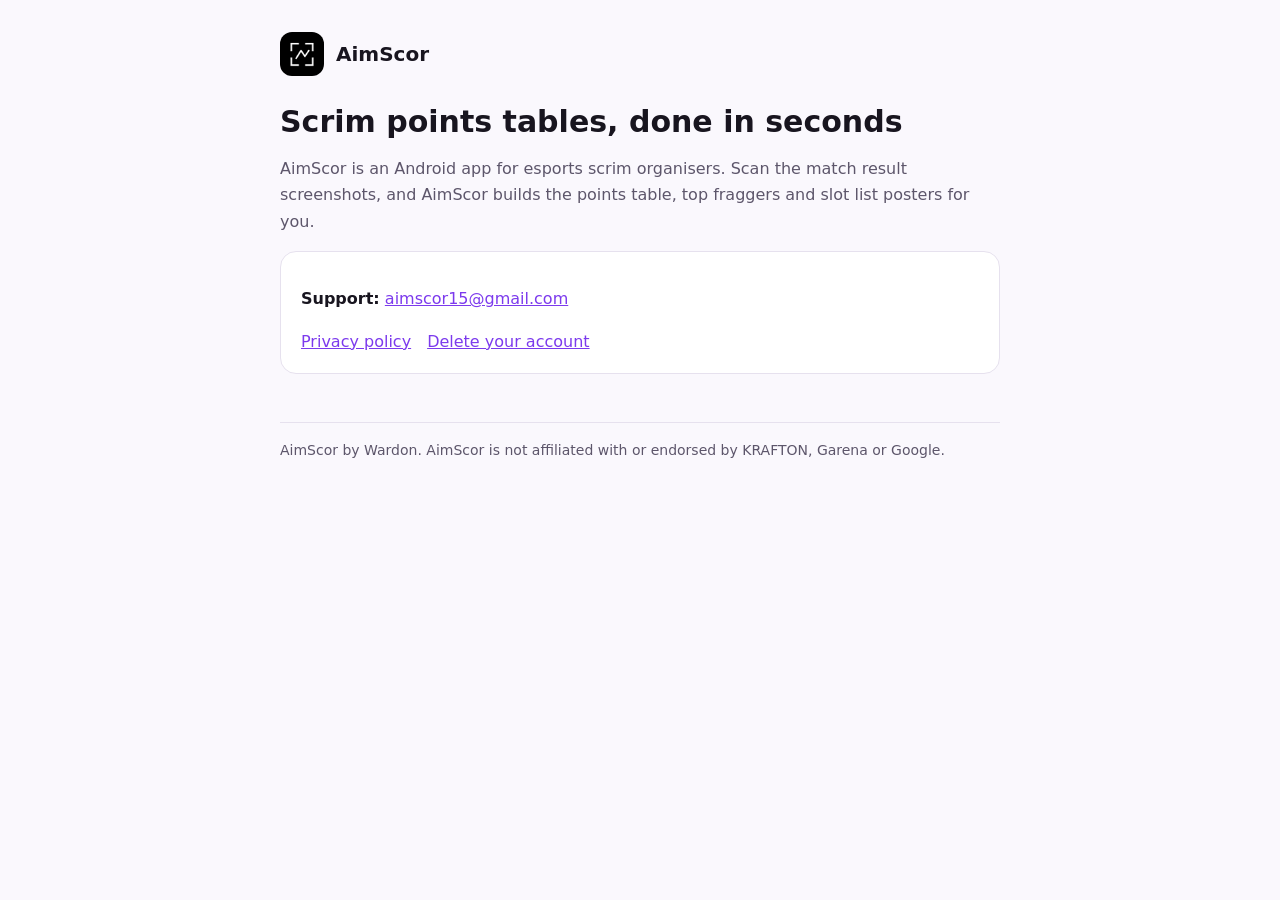
<file: index.html>
<!doctype html>
<html lang="en"><head><meta charset="utf-8"><meta name="viewport" content="width=device-width,initial-scale=1">
<title>AimScor</title><meta name="description" content="AimScor: scrim points tables for BGMI and Free Fire organisers.">
<link rel="icon" href="icon.png"><link rel="stylesheet" href="style.css"></head>
<body><main>
<header><img src="icon.png" alt=""><a href="./">AimScor</a></header>
<h1>Scrim points tables, done in seconds</h1>
<p>AimScor is an Android app for esports scrim organisers. Scan the match result screenshots, and AimScor builds the points table, top fraggers and slot list posters for you.</p>
<div class="card">
<p><strong>Support:</strong> <a href="mailto:aimscor15@gmail.com">aimscor15@gmail.com</a></p>
<nav><a href="privacy.html">Privacy policy</a><a href="delete-account.html">Delete your account</a></nav>
</div>
<footer>AimScor by Wardon. AimScor is not affiliated with or endorsed by KRAFTON, Garena or Google.</footer>
</main></body></html>
</file>
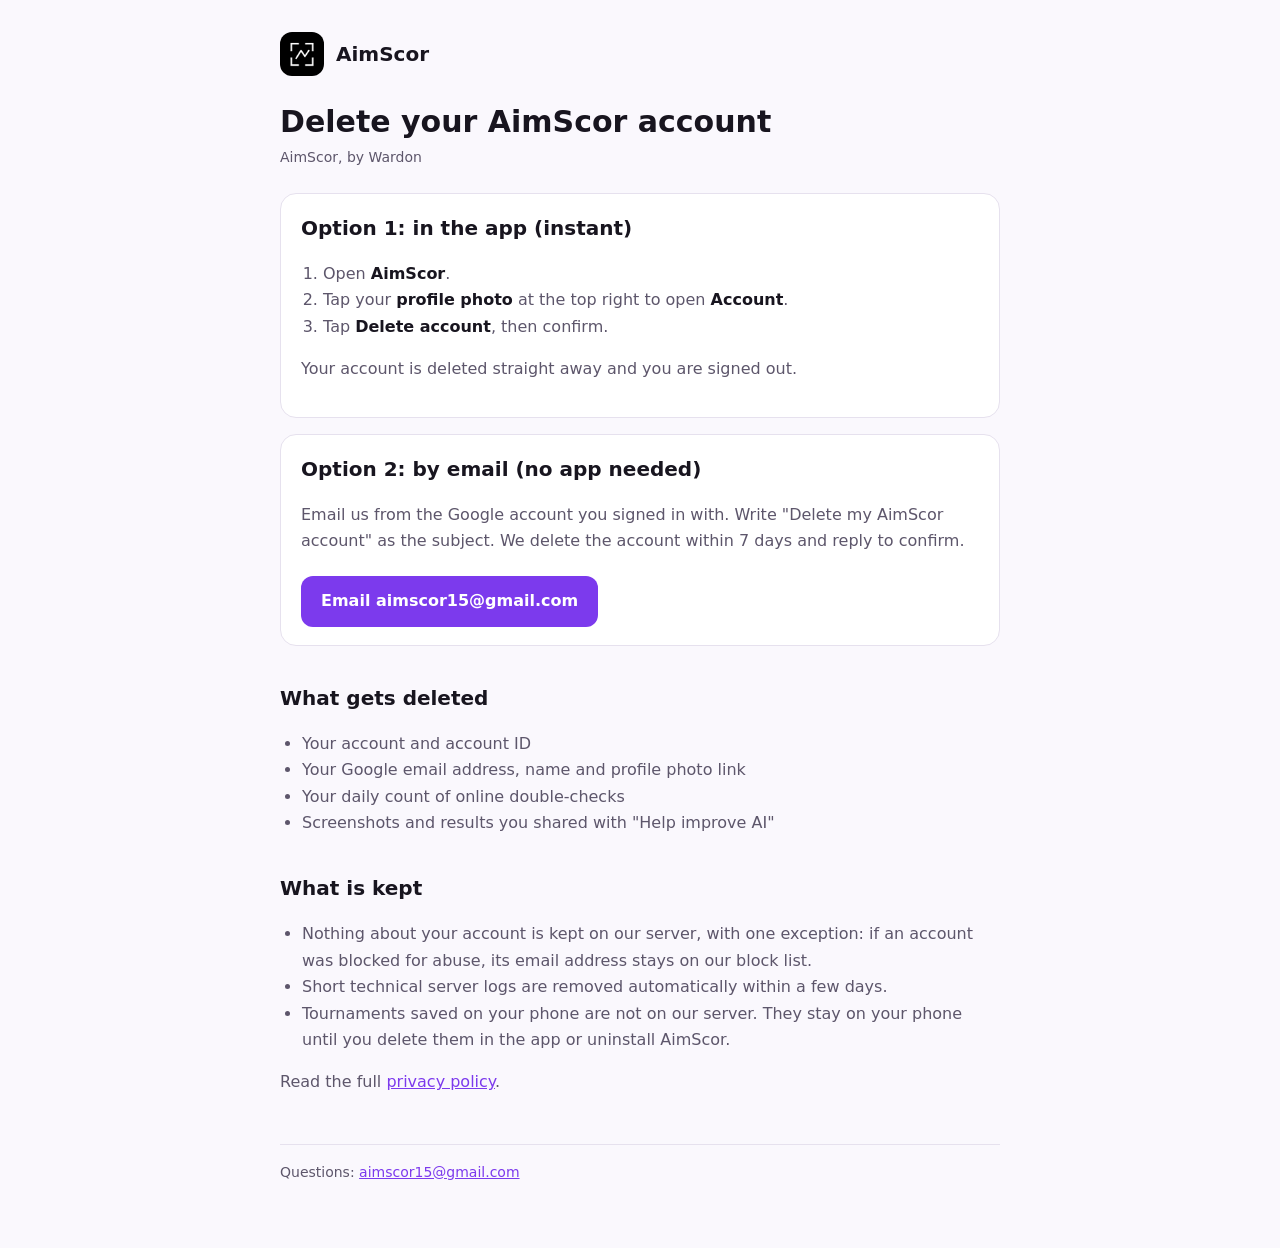
<file: delete-account.html>
<!doctype html>
<html lang="en"><head><meta charset="utf-8"><meta name="viewport" content="width=device-width,initial-scale=1">
<title>Delete AimScor Account</title><meta name="description" content="How to delete your AimScor account and data.">
<link rel="icon" href="icon.png"><link rel="stylesheet" href="style.css"></head>
<body><main>
<header><img src="icon.png" alt=""><a href="./">AimScor</a></header>
<h1>Delete your AimScor account</h1>
<p class="meta">AimScor, by Wardon</p>

<div class="card">
<h2 style="margin-top:0">Option 1: in the app (instant)</h2>
<ol>
<li>Open <strong>AimScor</strong>.</li>
<li>Tap your <strong>profile photo</strong> at the top right to open <strong>Account</strong>.</li>
<li>Tap <strong>Delete account</strong>, then confirm.</li>
</ol>
<p>Your account is deleted straight away and you are signed out.</p>
</div>

<div class="card">
<h2 style="margin-top:0">Option 2: by email (no app needed)</h2>
<p>Email us from the Google account you signed in with. Write "Delete my AimScor account" as the subject. We delete the account within 7 days and reply to confirm.</p>
<a class="btn" href="mailto:aimscor15@gmail.com?subject=Delete%20my%20AimScor%20account&body=Please%20delete%20my%20AimScor%20account%20and%20its%20data.">Email aimscor15@gmail.com</a>
</div>

<h2>What gets deleted</h2>
<ul>
<li>Your account and account ID</li>
<li>Your Google email address, name and profile photo link</li>
<li>Your daily count of online double-checks</li>
<li>Screenshots and results you shared with "Help improve AI"</li>
</ul>

<h2>What is kept</h2>
<ul>
<li>Nothing about your account is kept on our server, with one exception: if an account was blocked for abuse, its email address stays on our block list.</li>
<li>Short technical server logs are removed automatically within a few days.</li>
<li>Tournaments saved on your phone are not on our server. They stay on your phone until you delete them in the app or uninstall AimScor.</li>
</ul>

<p>Read the full <a href="privacy.html">privacy policy</a>.</p>
<footer>Questions: <a href="mailto:aimscor15@gmail.com">aimscor15@gmail.com</a></footer>
</main></body></html>
</file>
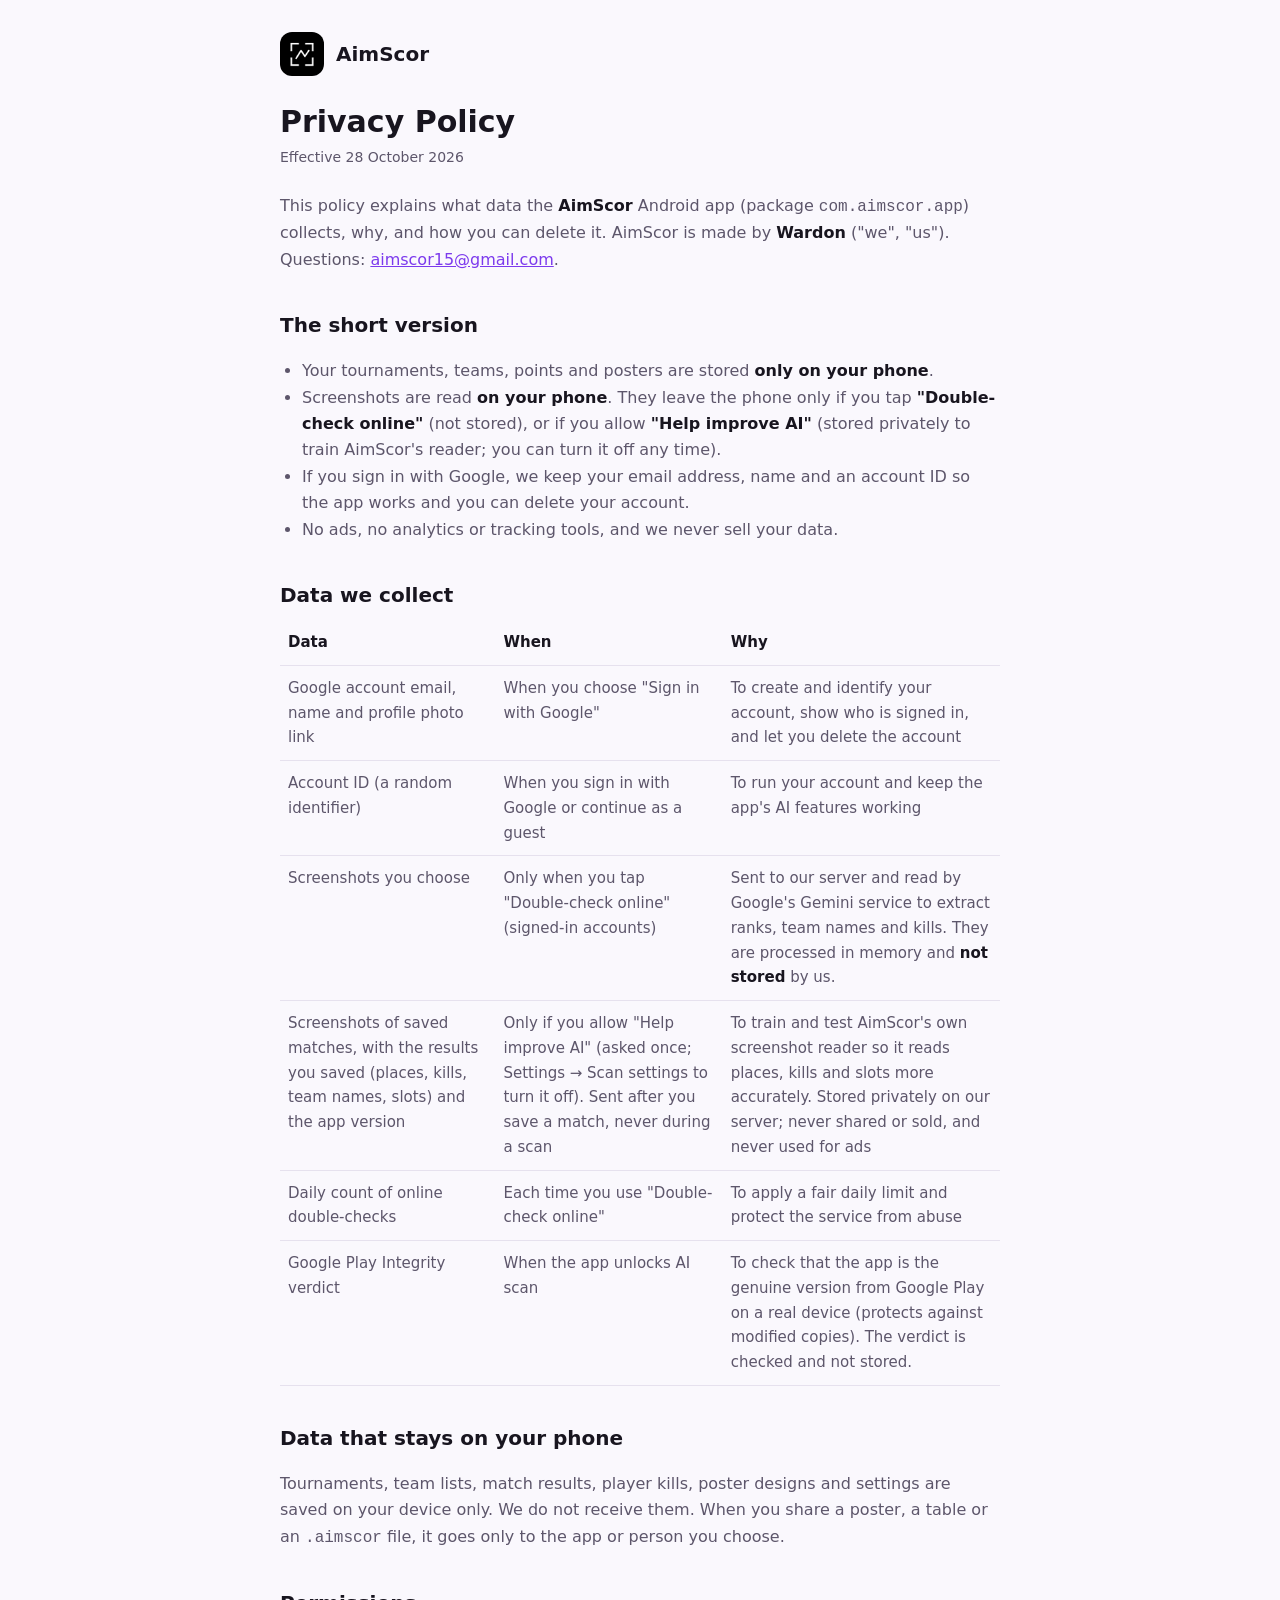
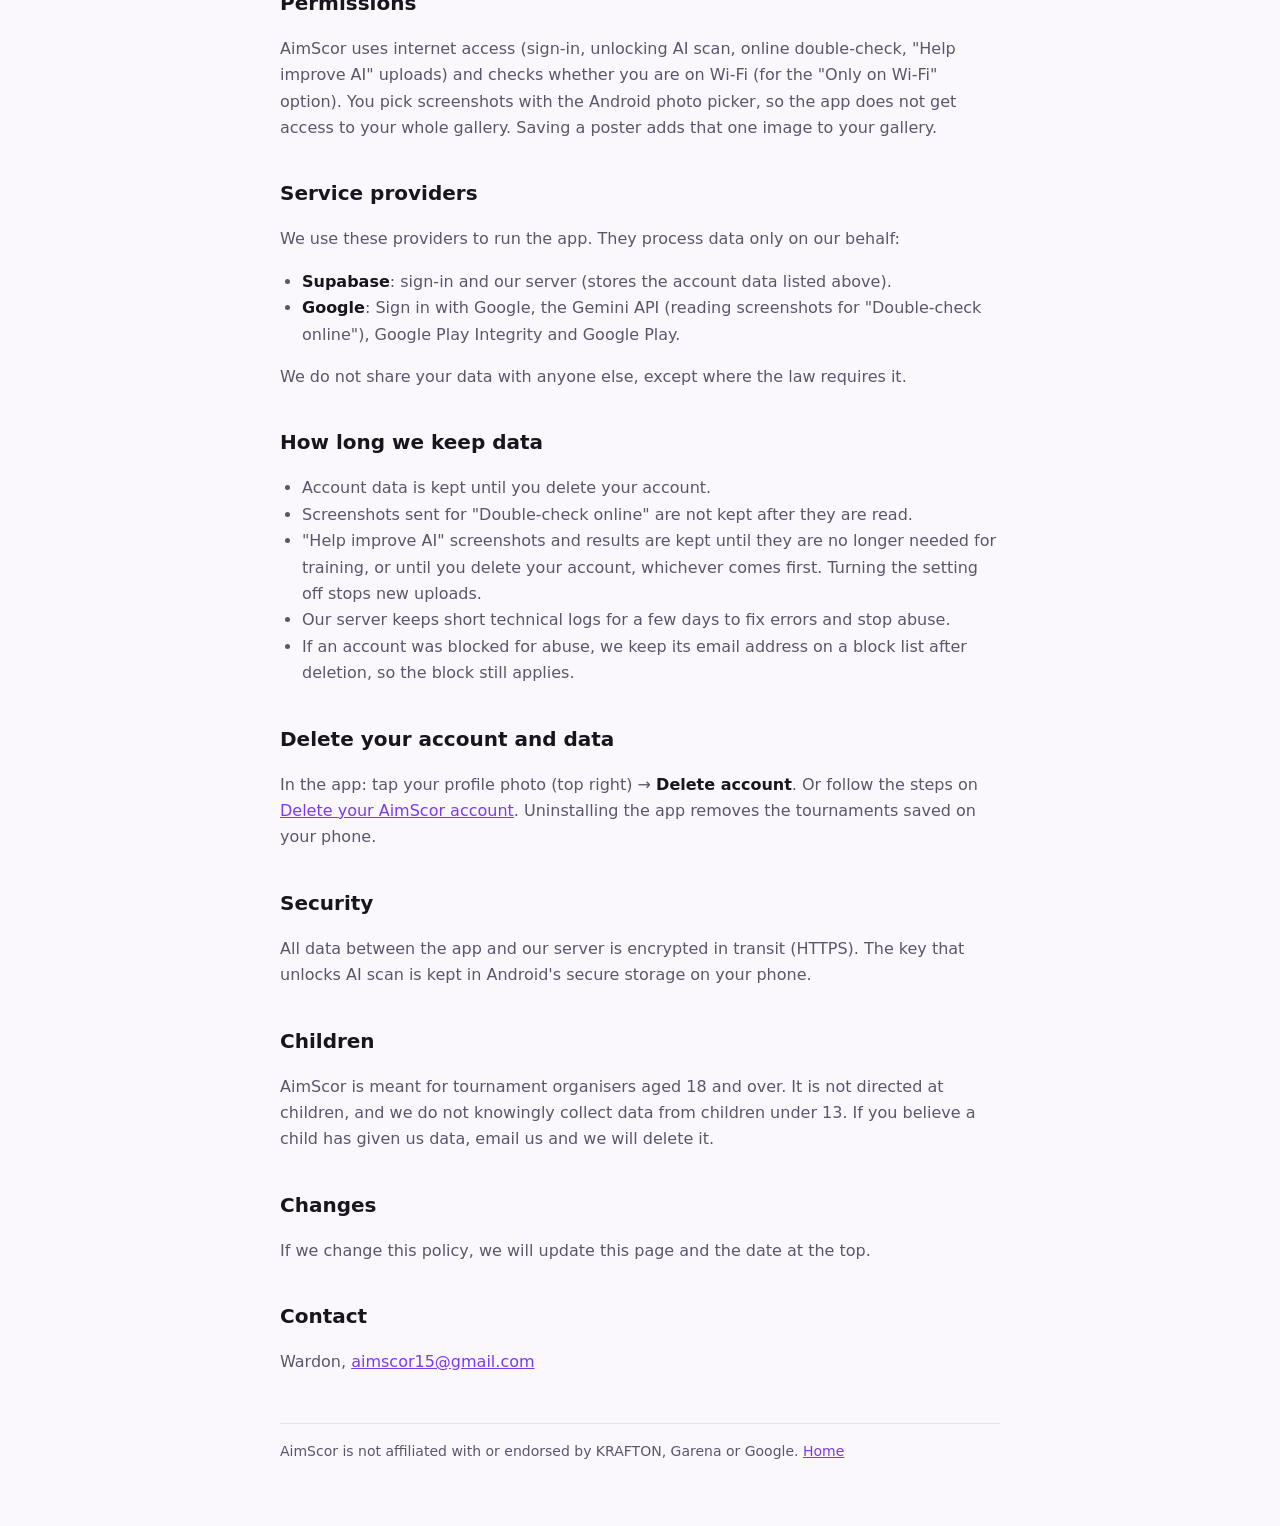
<file: privacy.html>
<!doctype html>
<html lang="en"><head><meta charset="utf-8"><meta name="viewport" content="width=device-width,initial-scale=1">
<title>AimScor Privacy Policy</title><meta name="description" content="How the AimScor app collects, uses and deletes your data.">
<link rel="icon" href="icon.png"><link rel="stylesheet" href="style.css"></head>
<body><main>
<header><img src="icon.png" alt=""><a href="./">AimScor</a></header>
<h1>Privacy Policy</h1>
<p class="meta">Effective 28 October 2026</p>

<p>This policy explains what data the <strong>AimScor</strong> Android app (package <code>com.aimscor.app</code>) collects, why, and how you can delete it. AimScor is made by <strong>Wardon</strong> ("we", "us"). Questions: <a href="mailto:aimscor15@gmail.com">aimscor15@gmail.com</a>.</p>

<h2>The short version</h2>
<ul>
<li>Your tournaments, teams, points and posters are stored <strong>only on your phone</strong>.</li>
<li>Screenshots are read <strong>on your phone</strong>. They leave the phone only if you tap <strong>"Double-check online"</strong> (not stored), or if you allow <strong>"Help improve AI"</strong> (stored privately to train AimScor's reader; you can turn it off any time).</li>
<li>If you sign in with Google, we keep your email address, name and an account ID so the app works and you can delete your account.</li>
<li>No ads, no analytics or tracking tools, and we never sell your data.</li>
</ul>

<h2>Data we collect</h2>
<table>
<tr><th>Data</th><th>When</th><th>Why</th></tr>
<tr><td>Google account email, name and profile photo link</td><td>When you choose "Sign in with Google"</td><td>To create and identify your account, show who is signed in, and let you delete the account</td></tr>
<tr><td>Account ID (a random identifier)</td><td>When you sign in with Google or continue as a guest</td><td>To run your account and keep the app's AI features working</td></tr>
<tr><td>Screenshots you choose</td><td>Only when you tap "Double-check online" (signed-in accounts)</td><td>Sent to our server and read by Google's Gemini service to extract ranks, team names and kills. They are processed in memory and <strong>not stored</strong> by us.</td></tr>
<tr><td>Screenshots of saved matches, with the results you saved (places, kills, team names, slots) and the app version</td><td>Only if you allow "Help improve AI" (asked once; Settings → Scan settings to turn it off). Sent after you save a match, never during a scan</td><td>To train and test AimScor's own screenshot reader so it reads places, kills and slots more accurately. Stored privately on our server; never shared or sold, and never used for ads</td></tr>
<tr><td>Daily count of online double-checks</td><td>Each time you use "Double-check online"</td><td>To apply a fair daily limit and protect the service from abuse</td></tr>
<tr><td>Google Play Integrity verdict</td><td>When the app unlocks AI scan</td><td>To check that the app is the genuine version from Google Play on a real device (protects against modified copies). The verdict is checked and not stored.</td></tr>
</table>

<h2>Data that stays on your phone</h2>
<p>Tournaments, team lists, match results, player kills, poster designs and settings are saved on your device only. We do not receive them. When you share a poster, a table or an <code>.aimscor</code> file, it goes only to the app or person you choose.</p>

<h2>Permissions</h2>
<p>AimScor uses internet access (sign-in, unlocking AI scan, online double-check, "Help improve AI" uploads) and checks whether you are on Wi-Fi (for the "Only on Wi-Fi" option). You pick screenshots with the Android photo picker, so the app does not get access to your whole gallery. Saving a poster adds that one image to your gallery.</p>

<h2>Service providers</h2>
<p>We use these providers to run the app. They process data only on our behalf:</p>
<ul>
<li><strong>Supabase</strong>: sign-in and our server (stores the account data listed above).</li>
<li><strong>Google</strong>: Sign in with Google, the Gemini API (reading screenshots for "Double-check online"), Google Play Integrity and Google Play.</li>
</ul>
<p>We do not share your data with anyone else, except where the law requires it.</p>

<h2>How long we keep data</h2>
<ul>
<li>Account data is kept until you delete your account.</li>
<li>Screenshots sent for "Double-check online" are not kept after they are read.</li>
<li>"Help improve AI" screenshots and results are kept until they are no longer needed for training, or until you delete your account, whichever comes first. Turning the setting off stops new uploads.</li>
<li>Our server keeps short technical logs for a few days to fix errors and stop abuse.</li>
<li>If an account was blocked for abuse, we keep its email address on a block list after deletion, so the block still applies.</li>
</ul>

<h2>Delete your account and data</h2>
<p>In the app: tap your profile photo (top right) → <strong>Delete account</strong>. Or follow the steps on <a href="delete-account.html">Delete your AimScor account</a>. Uninstalling the app removes the tournaments saved on your phone.</p>

<h2>Security</h2>
<p>All data between the app and our server is encrypted in transit (HTTPS). The key that unlocks AI scan is kept in Android's secure storage on your phone.</p>

<h2>Children</h2>
<p>AimScor is meant for tournament organisers aged 18 and over. It is not directed at children, and we do not knowingly collect data from children under 13. If you believe a child has given us data, email us and we will delete it.</p>

<h2>Changes</h2>
<p>If we change this policy, we will update this page and the date at the top.</p>

<h2>Contact</h2>
<p>Wardon, <a href="mailto:aimscor15@gmail.com">aimscor15@gmail.com</a></p>

<footer>AimScor is not affiliated with or endorsed by KRAFTON, Garena or Google. <a href="./">Home</a></footer>
</main></body></html>
</file>
<file: style.css>
:root{--bg:#0b0a10;--card:#15131c;--text:#f4f1fa;--muted:#aaa3bb;--line:#2a2633;--accent:#b57bff;--btn:#a855f7}
@media (prefers-color-scheme:light){:root{--bg:#faf8fd;--card:#fff;--text:#18151f;--muted:#5d566b;--line:#e6e1ee;--accent:#7c3aed;--btn:#7c3aed}}
*{box-sizing:border-box}
body{margin:0;background:var(--bg);color:var(--text);font:16px/1.65 system-ui,-apple-system,"Segoe UI",Roboto,sans-serif}
main{max-width:760px;margin:0 auto;padding:32px 20px 64px}
header{display:flex;align-items:center;gap:12px;margin-bottom:28px}
header img{width:44px;height:44px;border-radius:12px}
header a{color:var(--text);text-decoration:none;font-weight:700;font-size:20px}
h1{font-size:30px;line-height:1.2;margin:0 0 6px}
h2{font-size:20px;margin:36px 0 8px}
p,li{color:var(--muted)}
strong{color:var(--text)}
a{color:var(--accent)}
ul,ol{padding-left:22px}
.meta{font-size:14px;margin:0 0 24px}
.card{background:var(--card);border:1px solid var(--line);border-radius:16px;padding:18px 20px;margin:16px 0}
.btn{display:inline-block;background:var(--btn);color:#fff;text-decoration:none;font-weight:600;padding:12px 20px;border-radius:12px;margin-top:6px}
table{width:100%;border-collapse:collapse;font-size:15px}
th,td{text-align:left;vertical-align:top;padding:10px 8px;border-bottom:1px solid var(--line);color:var(--muted)}
th{color:var(--text)}
footer{margin-top:48px;font-size:14px;color:var(--muted);border-top:1px solid var(--line);padding-top:16px}
nav a{margin-right:16px}
</file>
